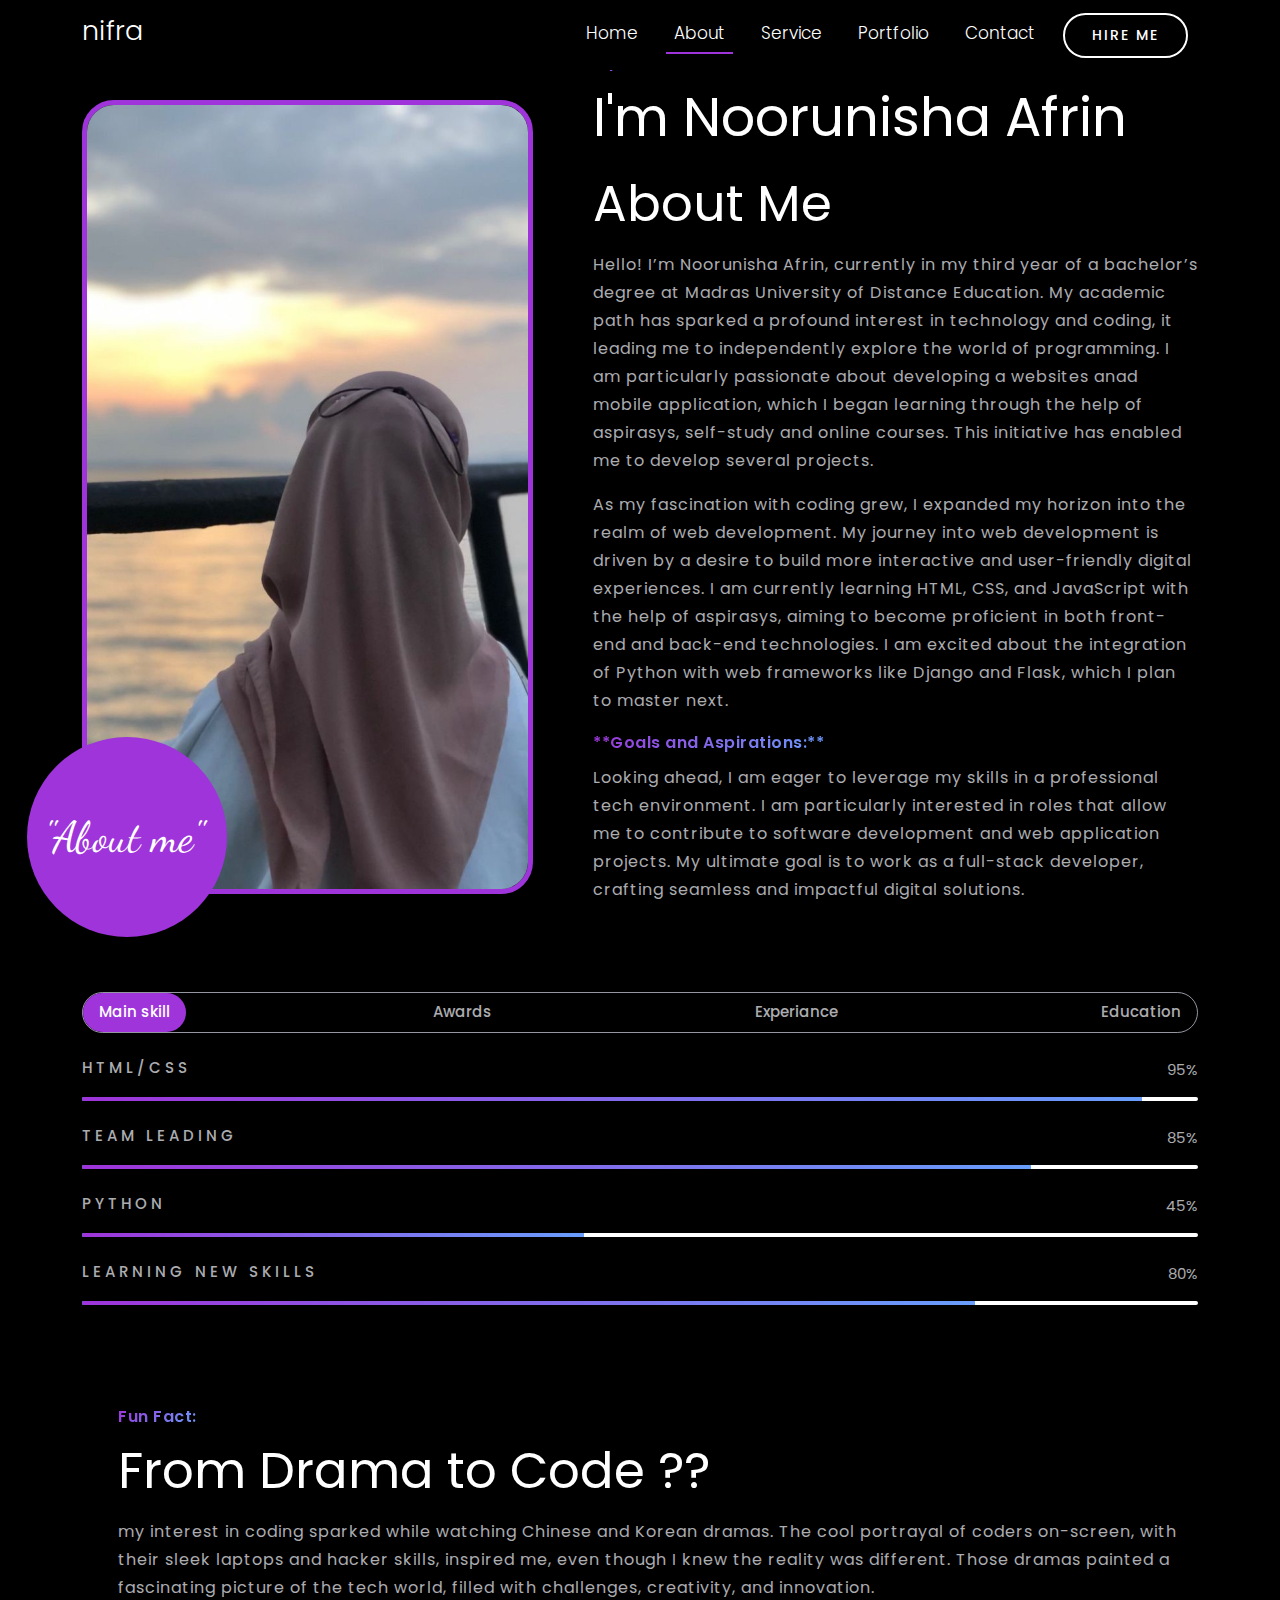
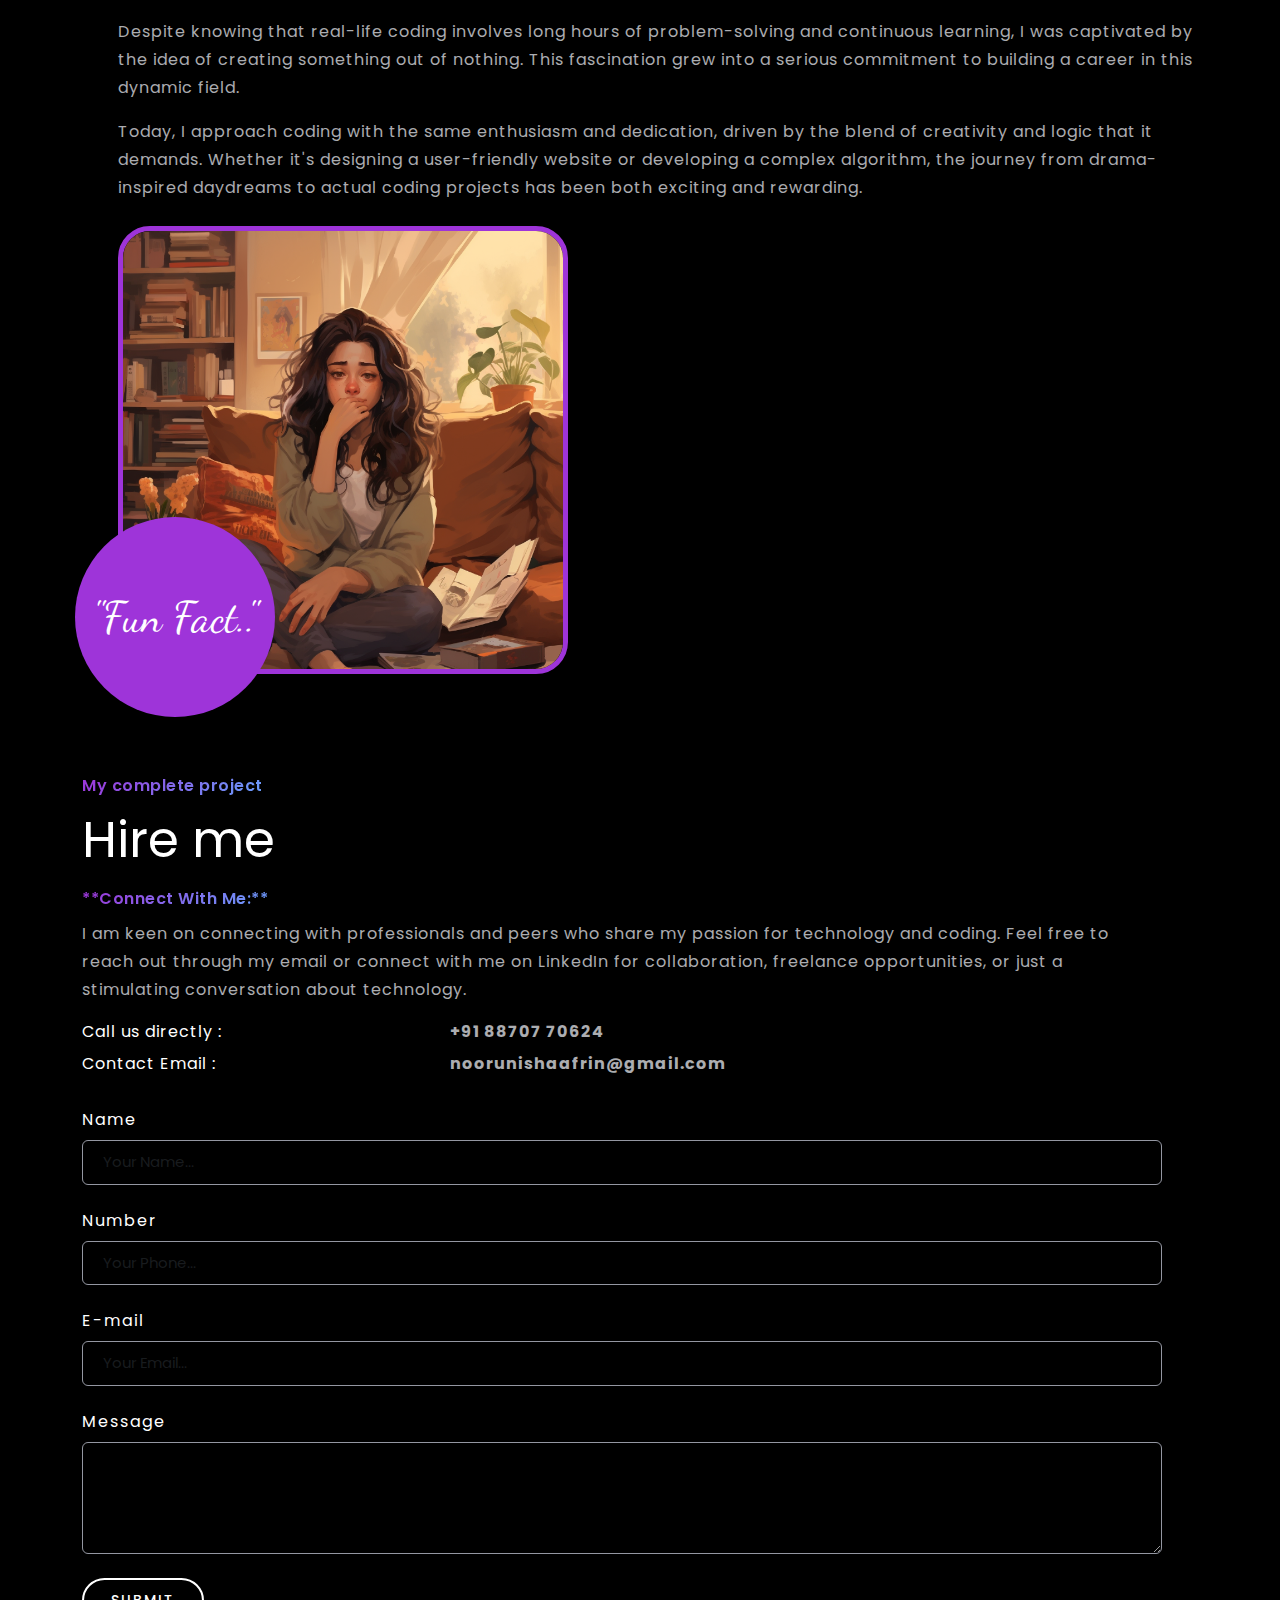
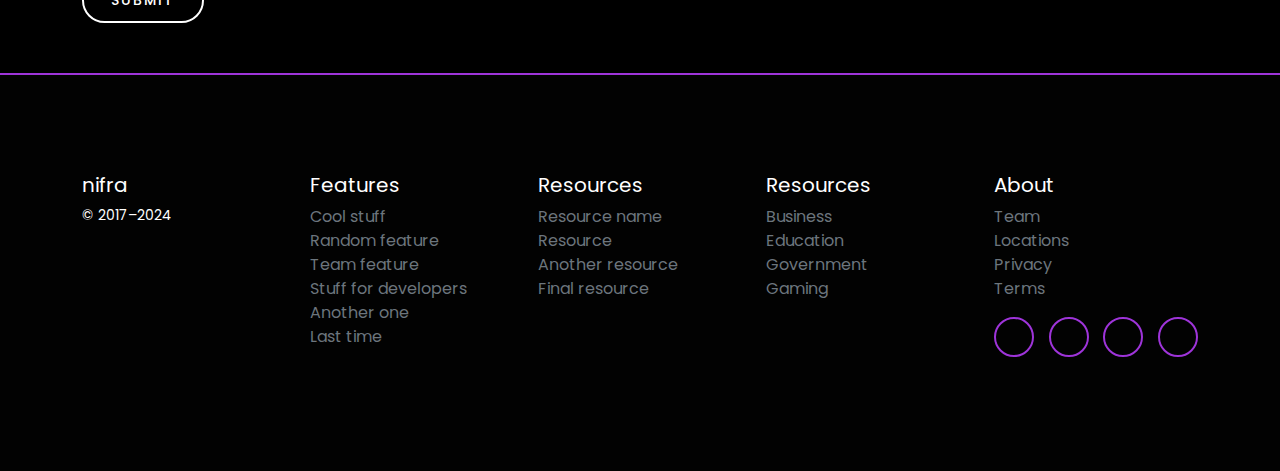
<file: about.html>
<!doctype html>
<html lang="en">

<head>
    <meta charset="utf-8">
    <meta name="viewport" content="width=device-width, initial-scale=1">
    <title>About-potfolio</title>
    <link rel="stylesheet" href="https://cdnjs.cloudflare.com/ajax/libs/font-awesome/6.5.2/css/all.min.css"
        integrity="sha512-SnH5WK+bZxgPHs44uWIX+LLJAJ9/2PkPKZ5QiAj6Ta86w+fsb2TkcmfRyVX3pBnMFcV7oQPJkl9QevSCWr3W6A=="
        crossorigin="anonymous" referrerpolicy="no-referrer" />
    <link href="https://cdn.jsdelivr.net/npm/bootstrap@5.3.3/dist/css/bootstrap.min.css" rel="stylesheet"
        integrity="sha384-QWTKZyjpPEjISv5WaRU9OFeRpok6YctnYmDr5pNlyT2bRjXh0JMhjY6hW+ALEwIH" crossorigin="anonymous">
    <link rel="preconnect" href="https://fonts.googleapis.com">
    <link rel="preconnect" href="https://fonts.gstatic.com" crossorigin>
    <link
        href="https://fonts.googleapis.com/css2?family=Cedarville+Cursive&family=Dancing+Script:wght@400..700&display=swap"
        rel="stylesheet">

    <link rel="icon" href="images/logopic.png">
    <!-- google-font -->
    <link rel="preconnect" href="https://fonts.googleapis.com">
    <link rel="preconnect" href="https://fonts.gstatic.com" crossorigin>
    <link
        href="https://fonts.googleapis.com/css2?family=Poppins:ital,wght@0,100;0,200;0,300;0,400;0,500;0,600;0,700;0,800;0,900;1,100;1,200;1,300;1,400;1,500;1,600;1,700;1,800;1,900&display=swap"
        rel="stylesheet">
    <!-- css link -->
    <link rel="stylesheet" href="style.css">
    <link rel="stylesheet" href="responsive.css">
    <!-- JS LINK -->

</head>

<body data-bs-spy="scroll" data-bs-target=".navbar" data-bs-offset="75">


    <!-- start of nav section -->
    <header class="header_wrapper">
        <nav class="navbar navbar-expand-lg  fixed-top">
            <div class="container ">
                <a class="navbar-brand" href="#">
                    <!-- <img src="images/logo1.jpg" class="img-fluid" alt=""
                        style="width: 45px; height: 45px; border-radius: 50%; border: 2px solid #c17782;"> -->
                    <h4>nifra</h4>
                </a>
                <button class="navbar-toggler" type="button" data-bs-toggle="collapse" data-bs-target="#navbarNav"
                    aria-controls="navbarNav" aria-expanded="false" aria-label="Toggle navigation">
                    <span class="navbar-toggler-icon"></span>
                    <!-- <i class="fas fa-stream navbar-toggler-icon"></i> -->
                </button>
                <div class="collapse navbar-collapse justify-content-end" id="navbarNav">
                    <ul class="navbar-nav menu-navbar-nav">
                        <li class="nav-item">
                            <a class="nav-link" aria-current="page" href="index.html">Home</a>
                        </li>
                        <li class="nav-item">
                            <a class="nav-link" href="#about">About</a>
                        </li>
                        <li class="nav-item">
                            <a class="nav-link" href="service.html">Service</a>
                        </li>
                        <li class="nav-item">
                            <a class="nav-link" href="portfolio.html">Portfolio</a>
                        </li>
                        <li class="nav-item ">
                            <a class="nav-link" href="#contact">Contact</a>
                        </li>
                        <li class="nav-item mt-3 mt-lg-0">
                            <a class="main-btn" href="#">Hire me</a>
                        </li>
                    </ul>
                </div>
            </div>
        </nav>
    </header>
    <!-- end of nav section -->

    <section id="about" class="about_wrapper">
        <div class="container">
            <div class="row justify-content-between align-items-center">
                <div class="col-lg-5 mb-4 mb-lg-0 mt-4" style="position: relative;">
                    <img src="images/headbanner.jpg" alt="about-us" class="img-fluid rounded-5"
                        style="border: 5px solid var(--primary-color);">
                    <div class="frontbox1">"About me"</div>
                </div>
                <div class="col-lg-7 ps-lg-5 text-center text-lg-start">
                    <div class="my-3 my-lg-0">
                        <span class="subtitle">My About Details</span>

                        <h1>I'm Noorunisha Afrin</h1>
                        <h2>About Me</h2>
                        <p>Hello! I’m Noorunisha Afrin, currently in my third year of a bachelor’s degree at Madras
                            University of
                            Distance Education. My academic path has sparked a profound interest in technology and
                            coding, it leading me
                            to independently explore the world of programming. I am particularly passionate about
                            developing a websites anad mobile application, which I began
                            learning through the help of aspirasys, self-study and online courses. This initiative has
                            enabled me to develop several projects.</p>
                        <p>As my fascination with coding grew, I expanded my horizon into the realm of web development.
                            My journey into web development is driven by a desire to build more interactive and
                            user-friendly digital experiences. I am currently learning HTML, CSS, and JavaScript with
                            the help of aspirasys, aiming to become proficient in both front-end and back-end
                            technologies. I am excited about the integration of Python with web frameworks like Django
                            and Flask, which I plan to master next.</p>

                        <span class="subtitle">**Goals and Aspirations:**</span>
                        <p> Looking ahead, I am eager to leverage my skills in a professional tech environment. I am
                            particularly interested in roles that allow me to contribute to software development and web
                            application projects. My ultimate goal is to work as a full-stack developer, crafting
                            seamless and impactful digital solutions.</p>
                    </div>

                </div>
            </div>
        </div>
        <div class="pt-4 container mt-5">
            <ul class="nav nav-pills justify-content-center justify-content-lg-between mb-3" id="pills-tab"
                role="tablist">
                <li class="nav-item" role="presentation">
                    <button class="nav-link active" id="pills-Skill-tab" data-bs-toggle="pill"
                        data-bs-target="#pills-skill" type="button" role="tab" aria-controls="pills-skill"
                        aria-selected="true">Main skill</button>
                </li>

                <li class="nav-item" role="presentation">
                    <button class="nav-link" id="pills-Award-tab" data-bs-toggle="pill"
                        data-bs-target="#pills-Award" type="button" role="tab" aria-controls="pills-Award"
                        aria-selected="false">Awards</button>
                </li>

                <li class="nav-item" role="presentation">
                    <button class="nav-link" id="pills-experiance-tab" data-bs-toggle="pill"
                        data-bs-target="#pills-experiance" type="button" role="tab"
                        aria-controls="pills-experiance" aria-selected="false">Experiance</button>
                </li>

                <li class="nav-item" role="presentation">
                    <button class="nav-link" id="pills-education-tab" data-bs-toggle="pill"
                        data-bs-target="#pills-education" type="button" role="tab"
                        aria-controls="pills-education" aria-selected="false">Education</button>
                </li>



            </ul>

            <div class="tab-content" id="pills-tabContent">
                <div class="tab-pane fade show active" id="pills-skill" role="tabpanel"
                    aria-labelledby="pills-skill-tab" tabindex="0">
                    <div class="single-progress">
                        <h6>HTML/CSS</h6>
                        <div class="progress" role="progressbar" aria-label="Basic example"
                            aria-valuenow="25" aria-valuemin="0" aria-valuemax="100">
                            <div class="progress-bar" style="width: 95%"></div>
                        </div>
                        <span class="label">95%</span>

                    </div>

                    <div class="single-progress">
                        <h6>Team leading</h6>
                        <div class="progress" role="progressbar" aria-label="Basic example"
                            aria-valuenow="25" aria-valuemin="0" aria-valuemax="100">
                            <div class="progress-bar" style="width: 85%"></div>
                        </div>
                        <span class="label ">85%</span>
                    </div>

                    <div class="single-progress">
                        <h6>Python</h6>
                        <div class="progress" role="progressbar" aria-label="Basic example"
                            aria-valuenow="25" aria-valuemin="0" aria-valuemax="100">
                            <div class="progress-bar" style="width: 45%"></div>
                        </div>
                        <span class="label">45%</span>
                    </div>

                    <div class="single-progress">
                        <h6>Learning new skills</h6>
                        <div class="progress" role="progressbar" aria-label="Basic example"
                            aria-valuenow="25" aria-valuemin="0" aria-valuemax="100">
                            <div class="progress-bar" style="width: 80%"></div>
                        </div>
                        <span class="label">80%</span>
                    </div>
                </div>

                <div class="tab-pane fade" id="pills-Award" role="tabpanel"
                    aria-labelledby="pills-Award-tab" tabindex="0">
                    <ul class="text-start ps-0 list-unstyled">
                        <li><a href="#">Best team
                                <span>- by Aspirasys</span></a> 2023-2024
                        </li>
                        <li><a href="#">Dedicated student award
                                <span>- by Aspirasys</span></a> 2023-2024
                        </li>
                        <li><a href="#">css Designing
                                <span>- by Aspirasys</span></a> 2023- 2024
                        </li>
                        <li><a href="#">Awwwards.com
                                <span>- Winner</span></a> 2019 2020
                        </li>
                    </ul>
                </div>

                <!-- <div class="tab-pane fade" id="pills-experiance" role="tabpanel"
                    aria-labelledby="pills-experiance-tab" tabindex="0">
                    <ul class="text-start ps-0">
                        <li><a href="#">Sr. Front-end
                                Engineer<span>
                                    Google</span></a> 2018 Current
                        </li>
                        <li><a href="#">Front-end
                                Engineer<span>
                                    Microsoft</span></a> 2017 - 2018
                        </li>
                        <li><a href="#">Software
                                Engineer<span> Alibaba
                                </span></a> 2013- 2014</li>
                        <li><a href="#">Software
                                Engineer<span> Alibaba
                                </span></a> 2013- 2014</li>
                    </ul>

                </div> -->

                <div class="tab-pane fade" id="pills-education" role="tabpanel"
                    aria-labelledby="pills-education-tab" tabindex="0">
                    <ul class="text-start ps-0 list-unstyled">
                        <li><a href="#">SSLC<span>
                                   Hasnath-e-jaria girls higher secondary school
                                    -Ambur</span></a> 2019
                        </li>
                        <li><a href="#">HSC<span>Hasnath-e-jaria girls higher secondary school
                                    -Ambur</span></a> 2021
                        </li>
                        <li><a href="#">UG<span> University of madras</span></a> 2024
                        </li>
                        <!-- <li><a href="#">Graphic
                                Designer<span> ABC Institute,
                                    Los Angeles, CA</span></a> 2007
                        </li> -->
                    </ul>
                </div>



            </div>
        </div>
    </div>
</div>
</div>
</section>

    </section>


    <!-- code fun -->
    <section id="about" class="about_wrapper">
        <div class="container">
            <div class="row justify-content-between align-items-center">

                <div class="col-lg-12 ps-lg-5 text-center text-lg-start">
                    <div class="my-3 my-lg-0">
                        <span class="subtitle">Fun Fact:</span>
                        <h2>From Drama to Code ??</h2>
                        <p> my interest in coding sparked while watching Chinese and Korean dramas. The cool portrayal
                            of coders on-screen, with their sleek laptops and hacker skills, inspired me, even though I
                            knew the reality was different. Those dramas painted a fascinating picture of the tech
                            world, filled with challenges, creativity, and innovation.</p>

                        <p>Despite knowing that real-life coding involves long hours of problem-solving and continuous
                            learning, I was captivated by the idea of creating something out of nothing. This
                            fascination grew into a serious commitment to building a career in this dynamic field.</p>

                        <p>Today, I approach coding with the same enthusiasm and dedication, driven by the blend of
                            creativity and logic that it demands. Whether it's designing a user-friendly website or
                            developing a complex algorithm, the journey from drama-inspired daydreams to actual coding
                            projects has been both exciting and rewarding.</p>

                    </div>
                    <div class="col-lg-5 mb-4 mb-lg-0 mt-4" style="position: relative;">
                        <img src="images/drama.png" alt="about-us" class="img-fluid rounded-5"
                            style="border: 5px solid var(--primary-color);">
                        <div class="frontbox1">"Fun Fact.."</div>

                    </div>
                </div>
            </div>
        </div>
        
    </section>
    <!-- contact -->
    <section id="contact" class="contact_wrapper">

        <div class="container">
            <div class="row justify-content-between align-items-center">
                <div class="col-lg-12 order-2 order-lg-1 pe-lg-5 text-lg-start text-center">
                    <span class="subtitle">My complete project </span>
                    <h2>Hire me</h2>
                    <span class="subtitle">**Connect With Me:**</span>
                    <p>I am keen on connecting with professionals and peers who share my passion for technology and
                        coding. Feel free to reach out through my email or connect with me on LinkedIn for
                        collaboration, freelance opportunities, or just a stimulating conversation about technology.</p>

                    <div class="row call_details mb-4">
                        <label class="col-sm-3 col-lg-4 text-white">Call us directly :</label>

                        <div class="col-sm-9 col-lg-8 mb-3 mb-lg-2 text-md-start">
                            <a href="">+91 88707 70624</a>
                        </div>

                        <label for="" class="label col-sm-3 col-lg-4 text-white">Contact Email :</label>

                        <div class="col-sm-8 col-lg-8 mb-3 mb-lg-2 text-md-start">
                            <a href="#">noorunishaafrin@gmail.com</a>
                        </div>
                    </div>
                    <form action="">
                        <div class="mb-4">
                            <label for="exampleFormControlInput1 " class="form-label text-white">Name</label>
                            <input type="text" class="form-control  " placeholder="Your Name..." autocomplete="off">
                        </div>
                        <div class="mb-4">
                            <label for="exampleFormControlInput1 " class="form-label text-white">Number</label>
                            <input type="text" class="form-control text-white" placeholder="Your Phone..."
                                autocomplete="off">
                        </div>
                        <div class="mb-4">
                            <label for="exampleFormControlInput1 " class="form-label text-white">E-mail</label>
                            <input type="email" class="form-control" placeholder="Your Email..." autocomplete="off">
                        </div>
                        <div class="mb-4">
                            <label for="exampleFormControlTextarea1" class="form-label text-white">Message</label>
                            <textarea name="" id="" cols="40" rows="4" class="form-control" id="message"
                                placeholder="Write a message..." autocomplete="off">


                            </textarea>
                        </div>
                        <button type="submit" class="main-btn">Submit</button>
                    </form>

                </div>
                <!-- <div class="col-lg-6 order-1 mb-4 order-lg-1 mb-lg-0" style="position: relative;">
                    <img src="images/headbanner.jpg" alt="" class="img-fluid" style=" border-radius: 50px; border: 5px solid var(--primary-color);">
                    <div  class="frontbox" > <span>"</span>Connect with me for more information<span>"</span>  </div>
                </div> -->
            </div>
        </div>
    </section>
    <!-- footer section -->
    <section class="footer  " style="background-color:rgb(2 2 2); border-top: 2px solid var(--primary-color);">
        <footer class="container py-5">
            <div class="row">
                <div class="col-12 col-md " style="color: white;">

                    <h5>nifra</h5>
                    <small class="d-block mb-3" style="color: white;">© 2017–2024</small>
                </div>
                <div class="col-6 col-md">
                    <h5>Features</h5>
                    <ul class="list-unstyled text-small ">
                        <li><a class="link-secondary text-decoration-none" href="#">Cool stuff</a></li>
                        <li><a class="link-secondary text-decoration-none" href="#">Random feature</a></li>
                        <li><a class="link-secondary text-decoration-none" href="#">Team feature</a></li>
                        <li><a class="link-secondary text-decoration-none" href="#">Stuff for developers</a></li>
                        <li><a class="link-secondary text-decoration-none" href="#">Another one</a></li>
                        <li><a class="link-secondary text-decoration-none" href="#">Last time</a></li>
                    </ul>
                </div>
                <div class="col-6 col-md">
                    <h5>Resources</h5>
                    <ul class="list-unstyled text-small">
                        <li><a class="link-secondary text-decoration-none" href="#">Resource name</a></li>
                        <li><a class="link-secondary text-decoration-none" href="#">Resource</a></li>
                        <li><a class="link-secondary text-decoration-none" href="#">Another resource</a></li>
                        <li><a class="link-secondary text-decoration-none" href="#">Final resource</a></li>
                    </ul>
                </div>
                <div class="col-6 col-md">
                    <h5>Resources</h5>
                    <ul class="list-unstyled text-small">
                        <li><a class="link-secondary text-decoration-none" href="#">Business</a></li>
                        <li><a class="link-secondary text-decoration-none" href="#">Education</a></li>
                        <li><a class="link-secondary text-decoration-none" href="#">Government</a></li>
                        <li><a class="link-secondary text-decoration-none" href="#">Gaming</a></li>
                    </ul>
                </div>
                <div class="col-6 col-md">
                    <h5>About</h5>
                    <ul class="list-unstyled text-small">
                        <li><a class="link-secondary text-decoration-none" href="#">Team</a></li>
                        <li><a class="link-secondary text-decoration-none" href="#">Locations</a></li>
                        <li><a class="link-secondary text-decoration-none" href="#">Privacy</a></li>
                        <li><a class="link-secondary text-decoration-none" href="#">Terms</a></li>
                    </ul>
                    <ul class="social-icon d-flex list-unstyled justify-content-between">
                        <li><a href="https://www.instagram.com/nifra_1614/"><i class="fab fa-instagram"></i></a></li>
                        <li><a href="#"><i class="fab fa-facebook"></i></a></li>
                        <li><a href="https://github.com/"><i class="fab fa-github"></i></a></li>
                        <li><a href="https://www.linkedin.com/in/noorunisha-afrin-m-a213242a8/"><i
                                    class="fab fa-linkedin"></i></a></li>
                    </ul>

                </div>

            </div>
        </footer>
    </section>



    <script src="https://cdn.jsdelivr.net/npm/bootstrap@5.3.3/dist/js/bootstrap.bundle.min.js"
        integrity="sha384-YvpcrYf0tY3lHB60NNkmXc5s9fDVZLESaAA55NDzOxhy9GkcIdslK1eN7N6jIeHz"
        crossorigin="anonymous"></script>
    <script src="https://cdn.jsdelivr.net/npm/@popperjs/core@2.11.8/dist/umd/popper.min.js"
        integrity="sha384-I7E8VVD/ismYTF4hNIPjVp/Zjvgyol6VFvRkX/vR+Vc4jQkC+hVqc2pM8ODewa9r"
        crossorigin="anonymous"></script>
    <script src="https://cdn.jsdelivr.net/npm/bootstrap@5.3.3/dist/js/bootstrap.min.js"
        integrity="sha384-0pUGZvbkm6XF6gxjEnlmuGrJXVbNuzT9qBBavbLwCsOGabYfZo0T0to5eqruptLy"
        crossorigin="anonymous"></script>
    <script src="script.js"></script>
</body>

</html>
</file>
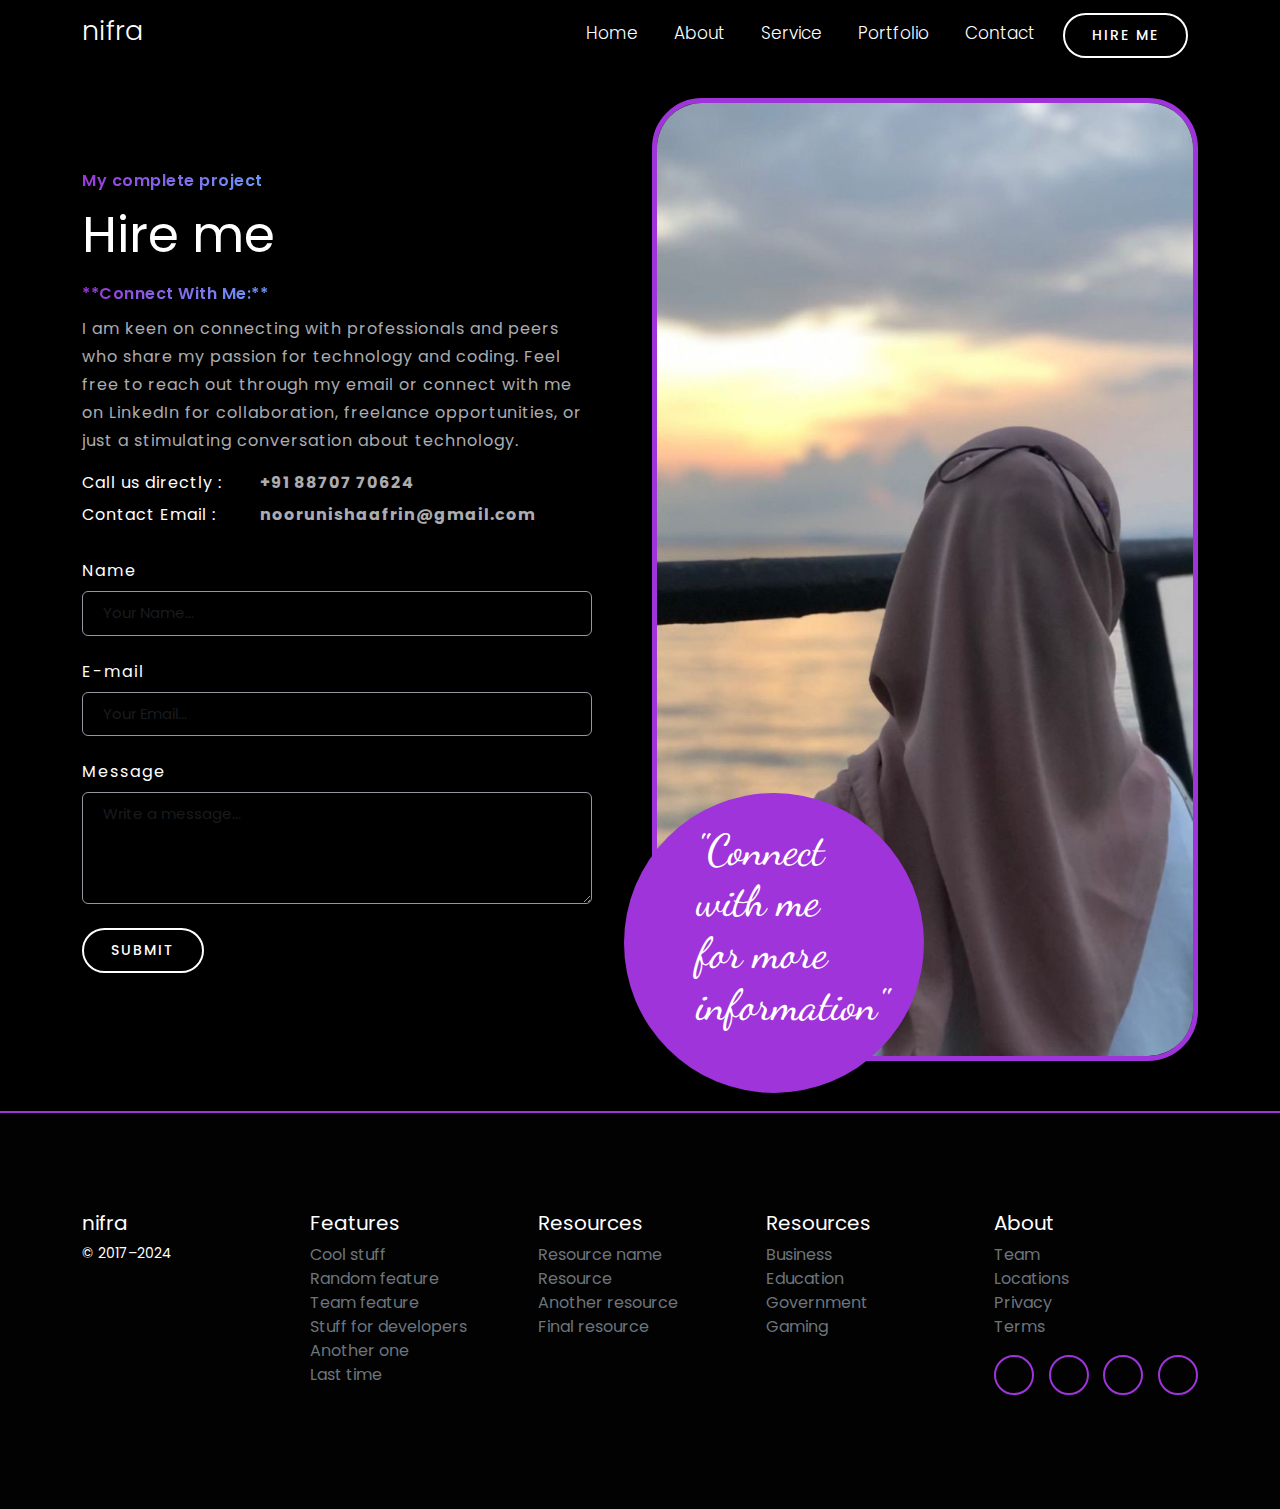
<file: contact.html>
<!doctype html>
<html lang="en">

<head>
    <meta charset="utf-8">
    <meta name="viewport" content="width=device-width, initial-scale=1">
    <title>About-potfolio</title>
    <link rel="stylesheet" href="https://cdnjs.cloudflare.com/ajax/libs/font-awesome/6.5.2/css/all.min.css"
        integrity="sha512-SnH5WK+bZxgPHs44uWIX+LLJAJ9/2PkPKZ5QiAj6Ta86w+fsb2TkcmfRyVX3pBnMFcV7oQPJkl9QevSCWr3W6A=="
        crossorigin="anonymous" referrerpolicy="no-referrer" />
    <link href="https://cdn.jsdelivr.net/npm/bootstrap@5.3.3/dist/css/bootstrap.min.css" rel="stylesheet"
        integrity="sha384-QWTKZyjpPEjISv5WaRU9OFeRpok6YctnYmDr5pNlyT2bRjXh0JMhjY6hW+ALEwIH" crossorigin="anonymous">
    <link rel="preconnect" href="https://fonts.googleapis.com">
    <link rel="preconnect" href="https://fonts.gstatic.com" crossorigin>
    <link
        href="https://fonts.googleapis.com/css2?family=Cedarville+Cursive&family=Dancing+Script:wght@400..700&display=swap"
        rel="stylesheet">

    <link rel="icon" href="images/logopic.png">
    <!-- google-font -->
    <link rel="preconnect" href="https://fonts.googleapis.com">
    <link rel="preconnect" href="https://fonts.gstatic.com" crossorigin>
    <link
        href="https://fonts.googleapis.com/css2?family=Poppins:ital,wght@0,100;0,200;0,300;0,400;0,500;0,600;0,700;0,800;0,900;1,100;1,200;1,300;1,400;1,500;1,600;1,700;1,800;1,900&display=swap"
        rel="stylesheet">
    <!-- css link -->
    <link rel="stylesheet" href="style.css">
    <link rel="stylesheet" href="responsive.css">
    <!-- JS LINK -->

</head>

<body data-bs-spy="scroll" data-bs-target=".navbar" data-bs-offset="75">


    <!-- start of nav section -->
    <header class="header_wrapper">
        <nav class="navbar navbar-expand-lg  fixed-top">
            <div class="container ">
                <a class="navbar-brand" href="#">
                    <!-- <img src="images/logo1.jpg" class="img-fluid" alt=""
                        style="width: 45px; height: 45px; border-radius: 50%; border: 2px solid #c17782;"> -->
                    <h4>nifra</h4>
                </a>
                <button class="navbar-toggler" type="button" data-bs-toggle="collapse" data-bs-target="#navbarNav"
                    aria-controls="navbarNav" aria-expanded="false" aria-label="Toggle navigation">
                    <span class="navbar-toggler-icon"></span>
                    <!-- <i class="fas fa-stream navbar-toggler-icon"></i> -->
                </button>
                <div class="collapse navbar-collapse justify-content-end" id="navbarNav">
                    <ul class="navbar-nav menu-navbar-nav">
                        <li class="nav-item">
                            <a class="nav-link" aria-current="page" href="index.html">Home</a>
                        </li>
                        <li class="nav-item">
                            <a class="nav-link" href="about.html">About</a>
                        </li>
                        <li class="nav-item">
                            <a class="nav-link" href="service.html">Service</a>
                        </li>
                        <li class="nav-item">
                            <a class="nav-link" href="#portfolio">Portfolio</a>
                        </li>
                        <li class="nav-item ">
                            <a class="nav-link" href="contact.html">Contact</a>
                        </li>
                        <li class="nav-item mt-3 mt-lg-0">
                            <a class="main-btn" href="#">Hire me</a>
                        </li>
                    </ul>
                </div>
            </div>
        </nav>
    </header>
    <!-- end of nav section -->
 <!--Contact section  -->
 <section id="contact" class="contact_wrapper">

    <div class="container">
        <div class="row justify-content-between align-items-center mt-5">
            <div class="col-lg-6 order-2 order-lg-1 pe-lg-5 text-lg-start text-center">
                <span class="subtitle">My complete project </span>
                <h2>Hire me</h2>
                <span class="subtitle">**Connect With Me:**</span>
                <p>I am keen on connecting with professionals and peers who share my passion for technology and coding. Feel free to reach out through my email or connect with me on LinkedIn for collaboration, freelance opportunities, or just a stimulating conversation about technology.</p>

                <div class="row call_details mb-4">
                    <label class="col-sm-3 col-lg-4 text-white">Call us directly :</label>

                    <div class="col-sm-9 col-lg-8 mb-3 mb-lg-2 text-md-start">
                        <a href="">+91 88707 70624</a>
                    </div>

                    <label for="" class="label col-sm-3 col-lg-4 text-white">Contact Email :</label>

                    <div class="col-sm-9 col-lg-8 mb-3 mb-lg-2 text-md-start">
                        <a href="#">noorunishaafrin@gmail.com</a>
                    </div>
                </div>
                <form action="" id="contactForm">
                    <div class="mb-4">
                        <label for="name" class="form-label text-white">Name</label>
                        <input type="text" id="name" class="form-control" placeholder="Your Name..." autocomplete="off">
                    </div>
                    <div class="mb-4">
                        <label for="email" class="form-label text-white">E-mail</label>
                        <input type="email" id="email" class="form-control" placeholder="Your Email..." autocomplete="off">
                    </div>
                    <div class="mb-4">
                        <label for="message" class="form-label text-white">Message</label>
                        <textarea id="message" cols="40" rows="4" class="form-control" placeholder="Write a message..." autocomplete="off"></textarea>
                    </div>
                    <button type="submit" class="main-btn">Submit</button>
                    <p id="status"></p>
                </form>
                
            </div>
            <div class="col-lg-6 order-1 mb-4 order-lg-1 mb-lg-0" style="position: relative;">
                <img src="images/headbanner.jpg" alt="" class="img-fluid" style=" border-radius: 50px; border: 5px solid var(--primary-color);">
                <div  class="frontbox" > <h4><span>"</span>Connect with me for more information<span>"</span></h4>  </div>
            </div>
        </div>
    </div>
</section>

    <!-- footer section -->
    <section class="footer  " style="background-color:rgb(2 2 2); border-top: 2px solid var(--primary-color);">
        <footer class="container py-5">
            <div class="row">
                <div class="col-12 col-md " style="color: white;">

                    <h5>nifra</h5>
                    <small class="d-block mb-3" style="color: white;">© 2017–2024</small>
                </div>
                <div class="col-6 col-md">
                    <h5>Features</h5>
                    <ul class="list-unstyled text-small ">
                        <li><a class="link-secondary text-decoration-none" href="#">Cool stuff</a></li>
                        <li><a class="link-secondary text-decoration-none" href="#">Random feature</a></li>
                        <li><a class="link-secondary text-decoration-none" href="#">Team feature</a></li>
                        <li><a class="link-secondary text-decoration-none" href="#">Stuff for developers</a></li>
                        <li><a class="link-secondary text-decoration-none" href="#">Another one</a></li>
                        <li><a class="link-secondary text-decoration-none" href="#">Last time</a></li>
                    </ul>
                </div>
                <div class="col-6 col-md">
                    <h5>Resources</h5>
                    <ul class="list-unstyled text-small">
                        <li><a class="link-secondary text-decoration-none" href="#">Resource name</a></li>
                        <li><a class="link-secondary text-decoration-none" href="#">Resource</a></li>
                        <li><a class="link-secondary text-decoration-none" href="#">Another resource</a></li>
                        <li><a class="link-secondary text-decoration-none" href="#">Final resource</a></li>
                    </ul>
                </div>
                <div class="col-6 col-md">
                    <h5>Resources</h5>
                    <ul class="list-unstyled text-small">
                        <li><a class="link-secondary text-decoration-none" href="#">Business</a></li>
                        <li><a class="link-secondary text-decoration-none" href="#">Education</a></li>
                        <li><a class="link-secondary text-decoration-none" href="#">Government</a></li>
                        <li><a class="link-secondary text-decoration-none" href="#">Gaming</a></li>
                    </ul>
                </div>
                <div class="col-6 col-md">
                    <h5>About</h5>
                    <ul class="list-unstyled text-small">
                        <li><a class="link-secondary text-decoration-none" href="#">Team</a></li>
                        <li><a class="link-secondary text-decoration-none" href="#">Locations</a></li>
                        <li><a class="link-secondary text-decoration-none" href="#">Privacy</a></li>
                        <li><a class="link-secondary text-decoration-none" href="#">Terms</a></li>
                    </ul>
                    <ul class="social-icon d-flex list-unstyled justify-content-between">
                        <li><a href="https://www.instagram.com/nifra_1614/"><i class="fab fa-instagram"></i></a></li>
                        <li><a href="#"><i class="fab fa-facebook"></i></a></li>
                        <li><a href="https://github.com/"><i class="fab fa-github"></i></a></li>
                        <li><a href="https://www.linkedin.com/in/noorunisha-afrin-m-a213242a8/"><i
                                    class="fab fa-linkedin"></i></a></li>
                    </ul>

                </div>

            </div>
        </footer>
    </section>



    <script src="https://cdn.jsdelivr.net/npm/bootstrap@5.3.3/dist/js/bootstrap.bundle.min.js"
        integrity="sha384-YvpcrYf0tY3lHB60NNkmXc5s9fDVZLESaAA55NDzOxhy9GkcIdslK1eN7N6jIeHz"
        crossorigin="anonymous"></script>
    <script src="https://cdn.jsdelivr.net/npm/@popperjs/core@2.11.8/dist/umd/popper.min.js"
        integrity="sha384-I7E8VVD/ismYTF4hNIPjVp/Zjvgyol6VFvRkX/vR+Vc4jQkC+hVqc2pM8ODewa9r"
        crossorigin="anonymous"></script>
    <script src="https://cdn.jsdelivr.net/npm/bootstrap@5.3.3/dist/js/bootstrap.min.js"
        integrity="sha384-0pUGZvbkm6XF6gxjEnlmuGrJXVbNuzT9qBBavbLwCsOGabYfZo0T0to5eqruptLy"
        crossorigin="anonymous"></script>
    <script src="script.js"></script>
    <script>

    </script>
</body>

</html>
</file>
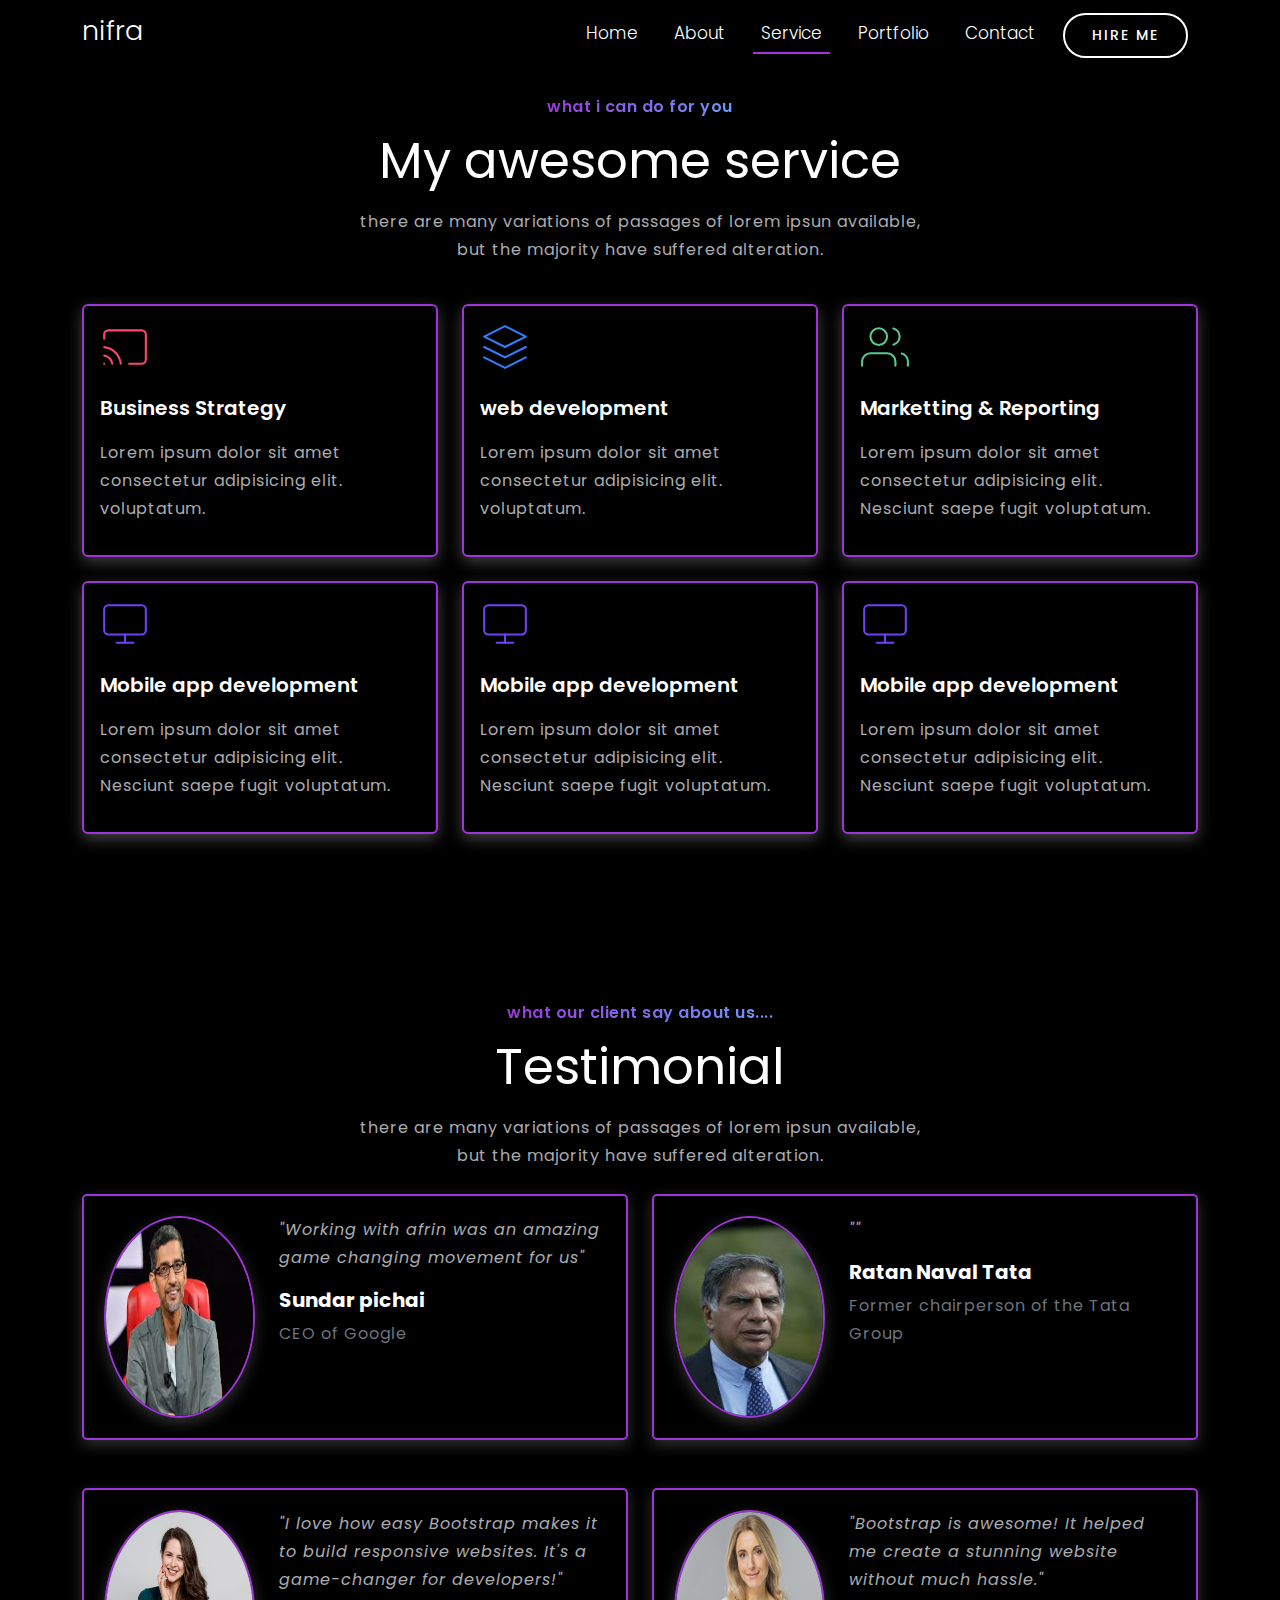
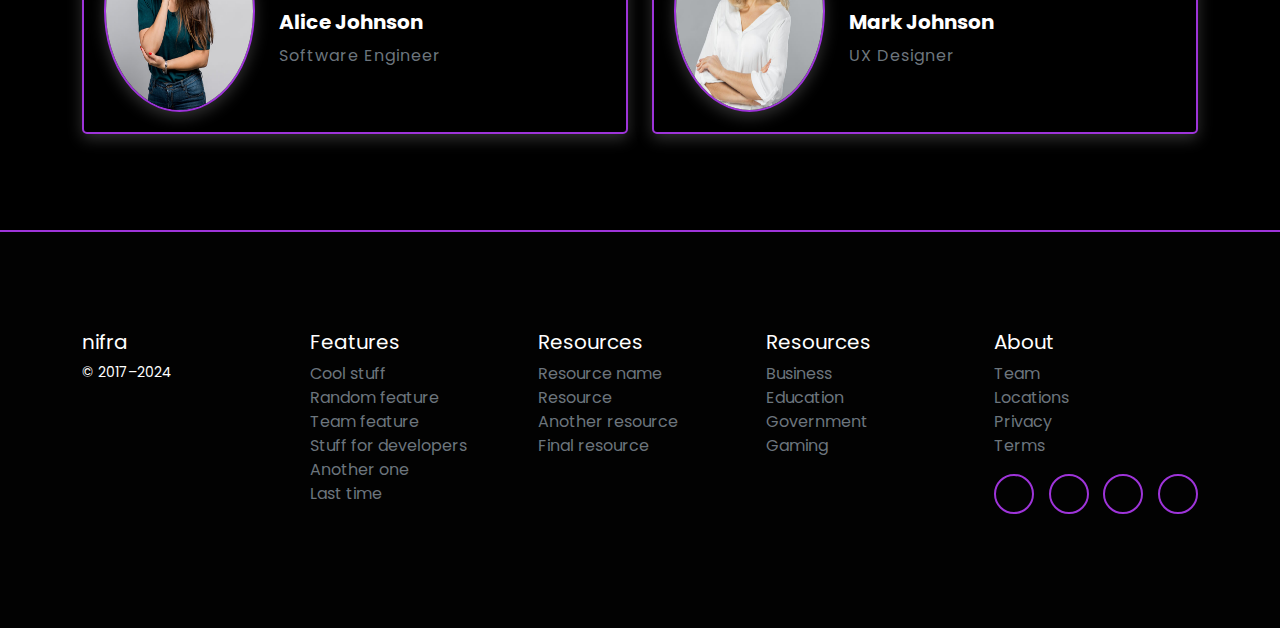
<file: service.html>
<!doctype html>
<html lang="en">

<head>
    <meta charset="utf-8">
    <meta name="viewport" content="width=device-width, initial-scale=1">
    <title>Portfolio</title>
    <link rel="stylesheet" href="https://cdnjs.cloudflare.com/ajax/libs/font-awesome/6.5.2/css/all.min.css"
        integrity="sha512-SnH5WK+bZxgPHs44uWIX+LLJAJ9/2PkPKZ5QiAj6Ta86w+fsb2TkcmfRyVX3pBnMFcV7oQPJkl9QevSCWr3W6A=="
        crossorigin="anonymous" referrerpolicy="no-referrer" />
    <link href="https://cdn.jsdelivr.net/npm/bootstrap@5.3.3/dist/css/bootstrap.min.css" rel="stylesheet"
        integrity="sha384-QWTKZyjpPEjISv5WaRU9OFeRpok6YctnYmDr5pNlyT2bRjXh0JMhjY6hW+ALEwIH" crossorigin="anonymous">
    <link rel="preconnect" href="https://fonts.googleapis.com">
    <link rel="preconnect" href="https://fonts.gstatic.com" crossorigin>
    <link
        href="https://fonts.googleapis.com/css2?family=Cedarville+Cursive&family=Dancing+Script:wght@400..700&display=swap"
        rel="stylesheet">

    <link rel="icon" href="images/logopic.png">
    <!-- google-font -->
    <link rel="preconnect" href="https://fonts.googleapis.com">
    <link rel="preconnect" href="https://fonts.gstatic.com" crossorigin>
    <link
        href="https://fonts.googleapis.com/css2?family=Poppins:ital,wght@0,100;0,200;0,300;0,400;0,500;0,600;0,700;0,800;0,900;1,100;1,200;1,300;1,400;1,500;1,600;1,700;1,800;1,900&display=swap"
        rel="stylesheet">
    <!-- css link -->
    <link rel="stylesheet" href="style.css">
    <link rel="stylesheet" href="responsive.css">
    <!-- JS LINK -->

</head>

<body data-bs-spy="scroll" data-bs-target=".navbar" data-bs-offset="75">
    <!-- start of nav section -->
    <header class="header_wrapper">
        <nav class="navbar navbar-expand-lg  fixed-top">
            <div class="container ">
                <a class="navbar-brand" href="#">
                    <!-- <img src="images/logo1.jpg" class="img-fluid" alt=""
                        style="width: 45px; height: 45px; border-radius: 50%; border: 2px solid #c17782;"> -->
                    <h4>nifra</h4>
                </a>
                <button class="navbar-toggler" type="button" data-bs-toggle="collapse" data-bs-target="#navbarNav"
                    aria-controls="navbarNav" aria-expanded="false" aria-label="Toggle navigation">
                    <span class="navbar-toggler-icon"></span>
                    <!-- <i class="fas fa-stream navbar-toggler-icon"></i> -->
                </button>
                <div class="collapse navbar-collapse justify-content-end" id="navbarNav">
                    <ul class="navbar-nav menu-navbar-nav">
                        <li class="nav-item">
                            <a class="nav-link" aria-current="page" href="index.html">Home</a>
                        </li>
                        <li class="nav-item">
                            <a class="nav-link" href="about.html">About</a>
                        </li>
                        <li class="nav-item">
                            <a class="nav-link" href="#services">Service</a>
                        </li>
                        <li class="nav-item">
                            <a class="nav-link" href="#portfolio">Portfolio</a>
                        </li>
                        <li class="nav-item ">
                            <a class="nav-link" href="#contact">Contact</a>
                        </li>
                        <li class="nav-item mt-3 mt-lg-0">
                            <a class="main-btn" href="">Hire me</a>
                        </li>
                    </ul>
                </div>
            </div>
        </nav>
    </header>
    <!-- end of nav section -->

    <!-- service section -->
    <section id="services" class="services-wrapper">
        <div class="container">
            <div class="row">
                <div class="col-sm-12 text-center mb-4">
                    <span class="subtitle mt-5">
                        what i can do for you
                    </span>
                    <h2>My awesome service</h2>
                    <p>there are many variations of passages of lorem ipsun available,<br class="d-none
                    d-md-block">
                        but the majority have suffered alteration.</p>
                </div>
            </div>
            <div class="row">
                <div class="col-lg-4 col-md-6 mb-4">
                    <div class="card">
                        <div class="card-body text-md-start text-center">
                            <img src="images/service-1.svg" alt="" class="img-fluid mb-4">
                            <h3>Business Strategy</h3>
                            <p>Lorem ipsum dolor sit amet consectetur adipisicing elit. voluptatum.</p>
                        </div>
                    </div>
                </div>
                <div class="col-lg-4 col-md-6 mb-4">
                    <div class="card">
                        <div class="card-body text-md-start text-center">
                            <img src="images/service-2.svg" alt="" class="img-fluid mb-4">
                            <h3>web development</h3>
                            <p>Lorem ipsum dolor sit amet consectetur adipisicing elit. voluptatum.</p>
                        </div>
                    </div>
                </div>
                <div class="col-lg-4 col-md-6 mb-4">
                    <div class="card">
                        <div class="card-body text-md-start text-center">
                            <img src="images/service-4.svg" alt="" class="img-fluid mb-4">
                            <h3>Marketting & Reporting</h3>
                            <p>Lorem ipsum dolor sit amet consectetur adipisicing elit. Nesciunt saepe fugit voluptatum.
                            </p>
                        </div>
                    </div>
                </div>
                <div class="col-lg-4 col-md-6 mb-4">
                    <div class="card">
                        <div class="card-body text-md-start text-center">
                            <img src="images/service-3.svg" alt="" class="img-fluid mb-4">
                            <h3>Mobile app development</h3>
                            <p>Lorem ipsum dolor sit amet consectetur adipisicing elit. Nesciunt saepe fugit voluptatum.
                            </p>
                        </div>
                    </div>
                </div>
                <div class="col-lg-4 col-md-6 mb-4">
                    <div class="card">
                        <div class="card-body text-md-start text-center">
                            <img src="images/service-3.svg" alt="" class="img-fluid mb-4">
                            <h3>Mobile app development</h3>
                            <p>Lorem ipsum dolor sit amet consectetur adipisicing elit. Nesciunt saepe fugit voluptatum.
                            </p>
                        </div>
                    </div>
                </div>
                <div class="col-lg-4 col-md-6 mb-4">
                    <div class="card">
                        <div class="card-body text-md-start text-center">
                            <img src="images/service-3.svg" alt="" class="img-fluid mb-4">
                            <h3>Mobile app development</h3>
                            <p>Lorem ipsum dolor sit amet consectetur adipisicing elit. Nesciunt saepe fugit voluptatum.
                            </p>
                        </div>
                    </div>
                </div>
            </div>
        </div>
    </section>
    <!-- testimonial section -->
    <div class="container my-5">
        <div class="col-sm-12 text-center mb-4">
            <span class="subtitle mt-5">
                what our client say about us....
            </span>
            <h2>Testimonial</h2>
            <p>there are many variations of passages of lorem ipsun available,
                <br class="d-none
            d-md-block">
                but the majority have suffered alteration.
            </p>
        </div>
        <div class="row">
            <div class="col-md-6">
                <div class="testimonial">
                    <div class="row">
                        <div class="col-md-4">
                            <img src="images/sundar piochai.jpg" class="rounded-circle img-fluid" alt="Client Photo">
                        </div>
                        <div class="col-md-8">
                            <p class="testimonial-text">"Working with afrin was an amazing game changing movement for
                                us"</p>
                            <h5 class="testimonial-author">Sundar pichai</h5>
                            <p class="testimonial-position">CEO of Google</p>
                        </div>
                    </div>
                </div>
            </div>
            <div class="col-md-6">
                <div class="testimonial">
                    <div class="row">
                        <div class="col-md-4">
                            <img src="images/ratan tata.jpg" class="rounded-circle img-fluid" alt="Client Photo">
                        </div>
                        <div class="col-md-8">
                            <p class="testimonial-text">""</p>
                            <h5 class="testimonial-author">Ratan Naval Tata
                            </h5>
                            <p class="testimonial-position">Former chairperson of the Tata Group</p>
                        </div>
                    </div>
                </div>
            </div>
            <div class="col-md-6">
                <div class="testimonial">
                    <div class="row">
                        <div class="col-md-4">
                            <img src="images/team-2.jpg" class="rounded-circle img-fluid" alt="Client Photo">
                        </div>
                        <div class="col-md-8">
                            <p class="testimonial-text">"I love how easy Bootstrap makes it to build responsive
                                websites. It's a game-changer for developers!"</p>
                            <h5 class="testimonial-author">Alice Johnson</h5>
                            <p class="testimonial-position">Software Engineer</p>
                        </div>
                    </div>
                </div>
            </div>
            <div class="col-md-6">
                <div class="testimonial">
                    <div class="row">
                        <div class="col-md-4">
                            <img src="images/team-4.jpg" class="rounded-circle img-fluid" alt="Client Photo">
                        </div>
                        <div class="col-md-8">
                            <p class="testimonial-text">"Bootstrap is awesome! It helped me create a stunning website
                                without much hassle."</p>
                            <h5 class="testimonial-author">Mark Johnson</h5>
                            <p class="testimonial-position">UX Designer</p>
                        </div>
                    </div>
                </div>
            </div>
        </div>
    </div>

    <!-- footer section -->
    <section class="footer  " style="background-color:rgb(2 2 2); border-top: 2px solid var(--primary-color);">
        <footer class="container py-5">
            <div class="row">
                <div class="col-12 col-md " style="color: white;">

                    <h5>nifra</h5>
                    <small class="d-block mb-3" style="color: white;">© 2017–2024</small>
                </div>
                <div class="col-6 col-md">
                    <h5>Features</h5>
                    <ul class="list-unstyled text-small ">
                        <li><a class="link-secondary text-decoration-none" href="#">Cool stuff</a></li>
                        <li><a class="link-secondary text-decoration-none" href="#">Random feature</a></li>
                        <li><a class="link-secondary text-decoration-none" href="#">Team feature</a></li>
                        <li><a class="link-secondary text-decoration-none" href="#">Stuff for developers</a></li>
                        <li><a class="link-secondary text-decoration-none" href="#">Another one</a></li>
                        <li><a class="link-secondary text-decoration-none" href="#">Last time</a></li>
                    </ul>
                </div>
                <div class="col-6 col-md">
                    <h5>Resources</h5>
                    <ul class="list-unstyled text-small">
                        <li><a class="link-secondary text-decoration-none" href="#">Resource name</a></li>
                        <li><a class="link-secondary text-decoration-none" href="#">Resource</a></li>
                        <li><a class="link-secondary text-decoration-none" href="#">Another resource</a></li>
                        <li><a class="link-secondary text-decoration-none" href="#">Final resource</a></li>
                    </ul>
                </div>
                <div class="col-6 col-md">
                    <h5>Resources</h5>
                    <ul class="list-unstyled text-small">
                        <li><a class="link-secondary text-decoration-none" href="#">Business</a></li>
                        <li><a class="link-secondary text-decoration-none" href="#">Education</a></li>
                        <li><a class="link-secondary text-decoration-none" href="#">Government</a></li>
                        <li><a class="link-secondary text-decoration-none" href="#">Gaming</a></li>
                    </ul>
                </div>
                <div class="col-6 col-md">
                    <h5>About</h5>
                    <ul class="list-unstyled text-small">
                        <li><a class="link-secondary text-decoration-none" href="#">Team</a></li>
                        <li><a class="link-secondary text-decoration-none" href="#">Locations</a></li>
                        <li><a class="link-secondary text-decoration-none" href="#">Privacy</a></li>
                        <li><a class="link-secondary text-decoration-none" href="#">Terms</a></li>
                    </ul>
                    <ul class="social-icon d-flex list-unstyled justify-content-between">
                        <li><a href="https://www.instagram.com/nifra_1614/"><i class="fab fa-instagram"></i></a></li>
                        <li><a href="#"><i class="fab fa-facebook"></i></a></li>
                        <li><a href="https://github.com/"><i class="fab fa-github"></i></a></li>
                        <li><a href="https://www.linkedin.com/in/noorunisha-afrin-m-a213242a8/"><i
                                    class="fab fa-linkedin"></i></a></li>
                    </ul>

                </div>

            </div>
        </footer>
    </section>



    <script src="https://cdn.jsdelivr.net/npm/bootstrap@5.3.3/dist/js/bootstrap.bundle.min.js"
        integrity="sha384-YvpcrYf0tY3lHB60NNkmXc5s9fDVZLESaAA55NDzOxhy9GkcIdslK1eN7N6jIeHz"
        crossorigin="anonymous"></script>
    <script src="https://cdn.jsdelivr.net/npm/@popperjs/core@2.11.8/dist/umd/popper.min.js"
        integrity="sha384-I7E8VVD/ismYTF4hNIPjVp/Zjvgyol6VFvRkX/vR+Vc4jQkC+hVqc2pM8ODewa9r"
        crossorigin="anonymous"></script>
    <script src="https://cdn.jsdelivr.net/npm/bootstrap@5.3.3/dist/js/bootstrap.min.js"
        integrity="sha384-0pUGZvbkm6XF6gxjEnlmuGrJXVbNuzT9qBBavbLwCsOGabYfZo0T0to5eqruptLy"
        crossorigin="anonymous"></script>
    <script src="script.js"></script>
</body>

</html>
</file>
<file: style.css>
* {
    margin: 0;
    padding: 0;
    box-sizing: border-box;
}



:root {


    /* Background Color */
    --primary-color: #9e34d9;
    --secondary-color: #000000;
    --bg-dark-blue: #000000;
    --bg-white: #fff;
    --gray-color: #c6c9d8bf;
    --gradient-color: linear-gradient(-224deg, var(--primary-color) 0, #689efc 100%);
    --gradient-text: linear-gradient(120deg, #1C99FE 20.69%, #7644FF 50.19%, var(--primary-color) 79.69%);
    filter: progid:DXImageTransform.Microsoft.gradient(startColorstr='var(--primary-color)',
            endColorstr='var(--secondary-color)', GradientType-1);


    /* Text Color */
    --primary-font: 'Poppins', sans-serif;
    --primary-text: #FD4766;
    --text-gray: #e6e7ecbf;
    --text-white: #fff;


}

body {
    font-family: 'Poppins', sans-serif;
    background-color: var(--secondary-color);
}

.frontbox {
    width: 300px;
    height: 300px;
    position: absolute;
    font-family: "Dancing Script", cursive;
    font-weight: 400;
    left: -1em;
    border-radius: 50%;
    padding: 2em;
    margin: 0 auto;
    bottom: -2em;
    color: white;
    background: var(--primary-color);
    cursor: pointer;
    transition: transform 0.65s cubic-bezier(0.05, 0.2, 0.1, 1);
}
.frontbox h4{
    width: 66%;
    margin: 0 auto;
    font-size: 43px;

}
.frontbox:hover{
    transform: translateY(-10px);
    background-color: white;
    color: black;
    border:  4px inset rgb(0, 0, 0);
}

.frontbox1 {
        width: 200px;
        height: 200px;
        position: absolute;
        font-family: "Dancing Script", cursive;
        font-weight: 400;
        font-style: normal;
        left: -1em;
        font-size: 43px;
        padding: 0px 0px 0px 17px;
        border-radius: 50%;
        display: flex;
        margin: 0 auto;
        bottom: -1em;
        color: white;
        align-items: center;
        background: var(--primary-color);
        cursor: pointer;
        transition: transform 0.65s cubic-bezier(0.05, 0.2, 0.1, 1);
    }
.frontbox1:hover{
    transform: translateY(-10px);
    background-color: white;
    color: black;
    border:  4px inset rgb(0, 0, 0);
}

a {
    text-decoration: none;
}

/* scrollbar */
::-webkit-scrollbar {
    width: 5px;
}

::-webkit-scrollbar-track {
    background: var(--bg-dark-blue);
}

::-webkit-scrollbar-thumb {
    background: var(--primary-color);
}

input[type=number]::-webkit-inner-spin-button,
input[type=number]::-webkit-outer-spin-button {
    margin: 0;
}

/* nav bar--------------------- */

section {
    padding: 50px 0;
}

.main-btn {
    display: inline-block;
    border-radius: 50px;
    transition: all .3s ease-in-out;
    padding: 10px 27px;
    background-color: transparent;
    border: 2px solid white;
    color: var(--text-white);
    font-weight: 500;
    font-size: 14px;
    text-transform: uppercase;
    letter-spacing: 2px;
}

.main-btn:hover {
    background-color: var(--primary-color);
    color: var(--text-white);

}

h1 {
    font-size: 54px;
    line-height: 68px;
    font-weight: 400;
    color: var(--text-white);
    margin-bottom: 20px;
}

h1 span {
    color: var(--primary-color);
}

h2 {
    font-size: 50px;
    line-height: 1.3;
    font-weight: 400;
    color: var(--text-white);
    margin-bottom: 15px;
}

h3 {
    font-size: 20px;
    font-weight: 600;
    color: var(--text-white);
    margin-bottom: 19px;
}
/* h4{
    font-size: 22px;
    font-weight: 400;
    color: var(--text-white);
    margin-bottom: 17px;
} */

h6 {
    font-size: 15px;
    text-transform: uppercase;
    letter-spacing: 4px;
    display: block;
    color: var(--text-gray);
    margin-bottom: 20px;
}

h5 {
    color: white;
    font-weight: 400;
}

p {
    color: var(--text-gray);
    font-size: 16px;
    line-height: 28px;
    letter-spacing: 1px;
    font-weight: 400;
}

.subtitle {
    display: inline-block;
    font-weight: 600;
    letter-spacing: 0.5px;
    line-height: 18px;
    font-size: 16px;
    margin-bottom: 12px;
    background: var(--gradient-color);
    -webkit-background-clip: text;
    -webkit-text-fill-color: transparent;

}

.navbar-brand {
    display: flex;
    align-items: center;
}

.navbar-brand h4 {
    color: white;
    font-size: 27px;
    font-weight: 300;
}


/* nav bar---------------- */
.header_wrapper .navbar {
    padding: 10px 0;
    transition: all .2s linear;
    background: var(--bg-dark-blue);
}

/* .header_wrapper .navbar-toggler {
    border: 0;
    color: var(--text-white);
    line-height: 2;
} */

/* .header_wrapper .navbar-toggler:focus {} */

.header_wrapper .nav-item {
    margin: 0px 10px;
}

.header_wrapper .nav-item .nav-link {
    position: relative;
    font-size: 17px;
    font-weight: 300;
    color: var(--text-white);
    display: inline-block;
}

.header_wrapper .nav-item .nav-link::after {
    position: absolute;
    content: '';
    left: 0;
    width: 0;
    height: 2px;
    background-color: var(--primary-color);
    transition: 0.3s;
    bottom: 0;
}

.header_wrapper .nav-item .nav-link.active::after,
.header_wrapper .nav-item .nav-link:hover::after {
    width: 100%;
}

.header_wrapper .nav-item .nav-link.active,
.header_wrapper .nav-item .nav-link:hover {
    color: white;
}

.header-scrolled {
    position: fixed;
    top: 0;
    left: 0;
    width: 100%;
    background-color: var(--bg-dark-blue);
    -webkit-box-shadow: 0 4px 6px 0 rgba(12, 0, 46, .05);
    box-shadow: 0 4px 6px 0 rgba(12, 0, 46, .05);
}

.header-scrolled .nav-item .nav-link.active,
.header-scrolled .nav-item .nav-link:hover {
    color: var(--primary-color);
}

/* banner section */
.banner_wrapper {
    width: 100%;
    height: auto;
    min-height: 700px;
    background-image: url(images/banner-hijabb.webp);
    background-repeat: no-repeat;
    background-position: center;
    background-size: cover;
    background-attachment: fixed;
    padding: 13em 0 6em 0;
    /* background: ; */
}

/* About wrapper */
.about_wrapper ul.nav-pills {
    border: 1px solid var(--gray-color);
    border-radius: 50px;
}

.about_wrapper ul li .nav-link {
    border-radius: 50px;
    font-size: 15px;
    font-weight: 500;
    transition: all 0.45s cubic-bezier(0, 0, 0.2, 1);
    display: inline-block;
    color: var(--text-gray);
    border: 0;
}

.about_wrapper ul li .nav-link.active {
    background-color: var(--primary-color);

}

.about_wrapper .single-progress {
    margin-top: 26px;
    position: relative;
    overflow: hidden;
}

.about_wrapper .single-progress .progress {
    height: 4px;
    border-radius: 4px;
    background-color: var(--bg-white);

}

.about_wrapper .single-progress .progress .progress-bar {
    background-image: var(--gradient-color);
}

.about_wrapper .single-progress h6 {
    text-align: left;

}

.about_wrapper .single-progress .label {
    position: absolute;
    right: 0;
    top: 0;
    color: var(--text-gray);
    font-size: 15px;
}

.about_wrapper .tab-pane li {
    color: var(--text-gray);
    font-size: 16px;
    margin-bottom: 15px;
    font-weight: 300;
}

.about_wrapper .tab-pane li a {
    font-weight: 500;
    display: block;
    color: var(--text-gray);
}

/* Service section */
.services-wrapper .card {
    background-color: var(--bg-dark-blue);
    cursor: pointer;
    transition: transform 0.65s cubic-bezier(0.05, 0.2, 0.1, 1);
    box-shadow: rgba(187, 186, 186, 0.35) 0px 5px 15px;
    border: 2px solid var(--primary-color);
}

.services-wrapper .card:hover {
    transform: translateY(-10px);
    box-shadow: rgba(175, 175, 175, 0.35) 0px 5px 15px;
}

/* portfolio  */

.portfolio_wrapper .card {
    height: 100%;
    min-height: 350px;
    overflow: hidden;
    border: 2px solid var(--primary-color);
    cursor: pointer;
    /* box-shadow: 0 0 16px 4px rgba(255, 255, 255, 0.377); */
    box-shadow: rgba(187, 186, 186, 0.35) 0px 5px 15px;

}

.portfolio_wrapper .card span {
    transition: background-position 4s ease-in-out 0s;
    width: 100%;
    height: 100%;
    background-position: top center;
    background-size: cover;
}

.portfolio_wrapper .card:hover span {
    background-position: bottom center;
}

/* contact  */
.contact_wrapper .form-control,
.contact_wrapper textarea {
    background-color: transparent;
    border-color: var(--gray-color);
    color: var(--text-gray);
    font-size: 15px;
    font-weight: 400;
    padding: 10px 20px;
}

.contact_wrapper .form-control:hover,
.contact_wrapper textarea:hover,
.contact_wrapper .form-control:focus,
.contact_wrapper textarea:focus {
    border-color: var(--primary-color);
    color: var(--text-white);


}

.contact_wrapper .call_details {
    color: var(--text-gray);
    font-weight: 400;
    letter-spacing: 1px;


}

.contact_wrapper .call_details a {
    font-weight: 700;
    color: var(--text-gray);

}

.form-label {
    letter-spacing: 2px;
}

/* footer section */
.social-icon li a {
    font-size: 20px;
    color: white;
}

.social-icon li {
    width: 40px;
    height: 40px;
    border-radius: 50%;
    border: 2px solid var(--primary-color);
    padding: 4px 8.5px;
    transition: transform 0.65s cubic-bezier(0.05, 0.2, 0.1, 1);

}

.social-icon li:hover {
    transform: translateY(-10px);

    background: var(--primary-color);

}
.testimonial {
    background-color: #000000;
    padding: 20px;
    margin-bottom: 3em;
    border-radius: 5px;
    box-shadow: rgba(139, 139, 139, 0.35) 0px 5px 15px;
    border: 2px solid var(--primary-color);
    transition: transform 0.65s cubic-bezier(0.05, 0.2, 0.1, 1);


}
.testimonial:hover{
    transform: translateY(-10px);
    
}
.testimonial img {
    width: 202px;
    height: 202px;
    border-radius: 50%;
    box-shadow: rgba(139, 139, 139, 0.35) 0px 5px 15px;
    border: 2px solid var(--primary-color);
}
.testimonial-text {
    font-style: italic;
}
.testimonial-author {
    margin-top: 10px;
    font-weight: bold;
}
.testimonial-position {
    color: #6c757d;
}

.emm{
    margin-top: 2em;
}
</file>
<file: responsive.css>
@media (max-width:991px) {
    section {
        padding: 30px 0;
    }

    h2 {
        font-size: 30px;
        line-height: 40px;

    }

    h3 {
        font-size: 20px;
    }

    .header-scrolled {
        height: auto;
    }
    .frontbox h4 {
        width: 66%;
        margin: 0 auto;
        font-size: 24px;
    }

    .header_wrapper .menu-navbar-nav {
        text-align: center;
        background-color: var(--bg-dark-blue);
        padding-bottom: 15px;
    }

    .header_wrapper .nav-item .nav-link {
        margin-top: 15px;
    }

    /* banner */
    .banner-wrapper {
        padding: 13em 0;
    }

    .about_wrapper ul.nav-pills {
        width: 61%;
        margin: auto;
    }

    .portfolio_wrapper .card {
        min-height: 400px;
    }
}

/* about sec */

@media (max-width:767px) {
    h1 {
        font-size: 40px;
        line-height: 48px;
    }
    .frontbox h4 {
        width: 66%;
        margin: 0 auto;
        font-size: 24px;
    }
    h2 {
        font-size: 25px;
    }

    p {
        font-size: 13px;
        line-height: 24px;
    }

    /* about */
    .about_wrapper ul.nav-pills {
        width: 100%;
        margin: auto;
        border: none;
    }

    .about_wrapper ul li .nav-link {
        font-size: 13px;
    }

    .portfolio_wrapper .card {
        min-height: 500px;
    }

    .frontbox {
        width: 200px;
        height: 200px;
        font-size: 20px;
        left: 3px;
        position: absolute;
    }
    .frontbox1 {
        width: 200px;
        height: 200px;
    padding: 68px 19px 0px 27px;
        font-size: 20px;
        left: 3px;
        position: absolute;
    }
    .emm{
        flex-direction: column;
    }
    .portfolio_wrapper .card {
        height: 100%;
        width: 100%;
        min-height: 350px;
        overflow: hidden;
        border: 1px solid var(--gray-color);
        cursor: pointer;
        /* box-shadow: 0 0 16px 4px rgba(255, 255, 255, 0.377); */
        box-shadow: rgba(187, 186, 186, 0.35) 0px 5px 15px;
    
    }
    .portfolio_wrapper .card {
        height: 100%;
        min-height: 400px;
        overflow: hidden;
        border: 1px solid var(--gray-color);
        cursor: pointer;
        /* box-shadow: 0 0 16px 4px rgba(255, 255, 255, 0.377); */
        box-shadow: rgba(187, 186, 186, 0.35) 0px 5px 15px;
    }
    .cnn{
        flex-direction: column-reverse;
    }
   
    
}
</file>
